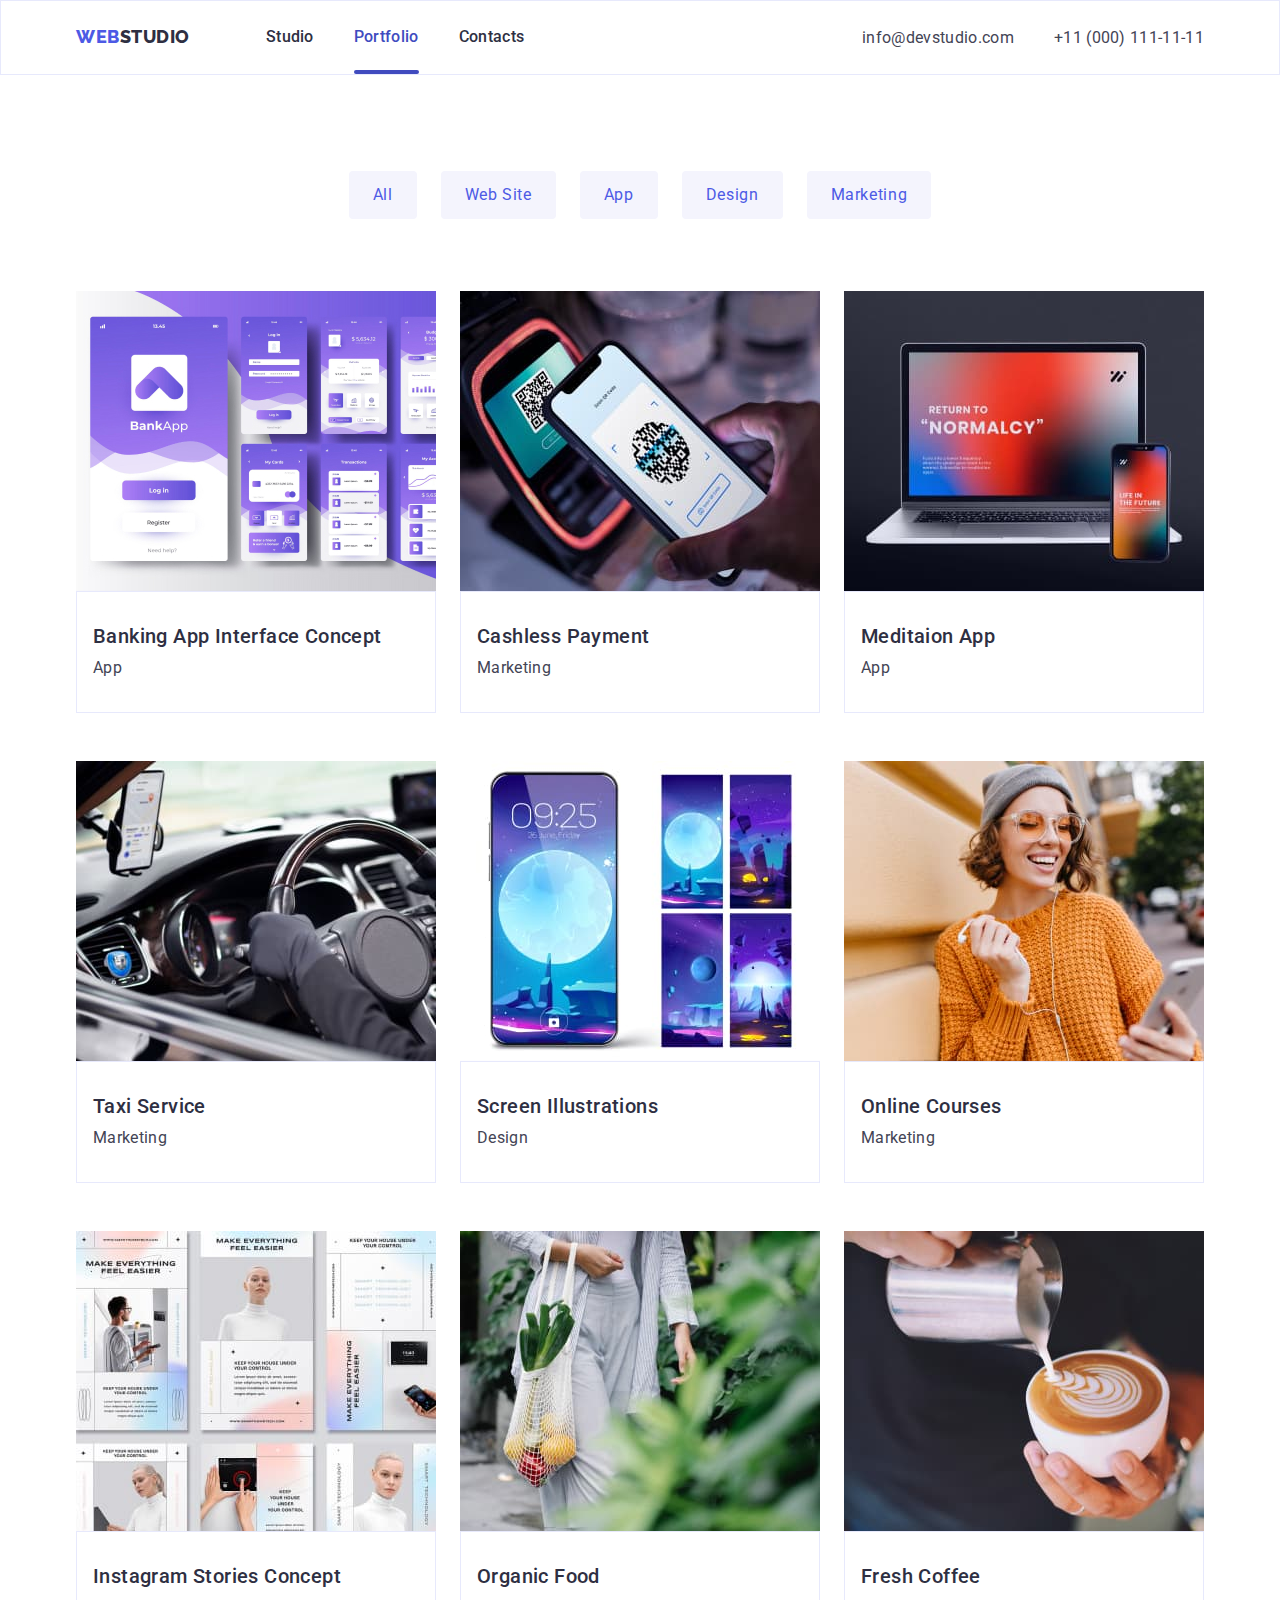
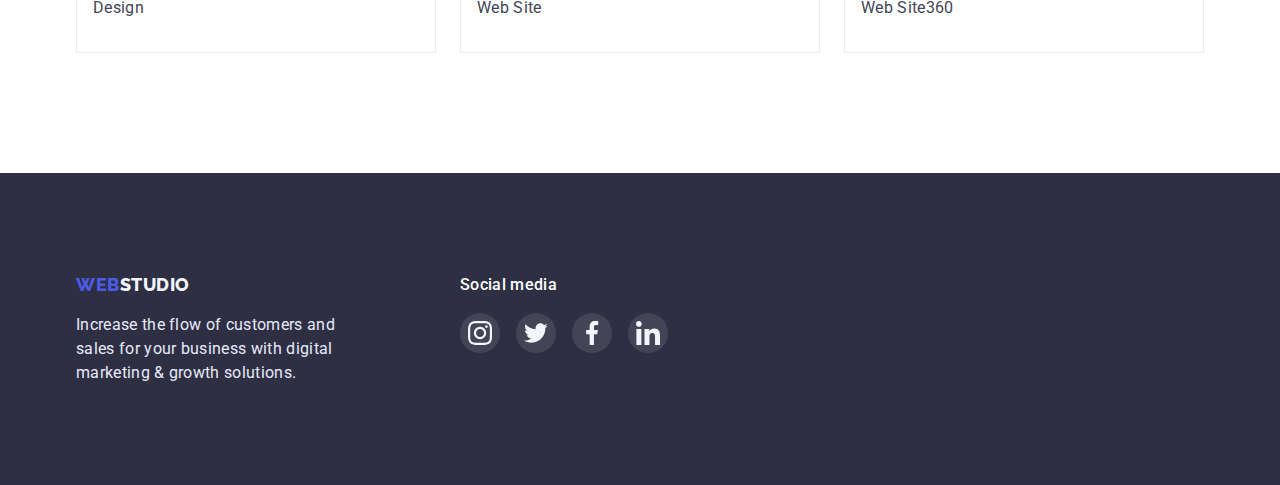
<file: portfolio.html>
<!DOCTYPE html>
<html lang="en">

<head>
    <meta charset="UTF-8">
    <meta http-equiv="X-UA-Compatible" content="IE=edge">
    <meta name="viewport" content="width=device-width, initial-scale=1.0">
    <title>Document</title>
    <link rel="preconnect" href="https://fonts.googleapis.com">
    <link rel="preconnect" href="https://fonts.gstatic.com" crossorigin>
    <link rel="preconnect" href="https://fonts.googleapis.com">
<link rel="preconnect" href="https://fonts.gstatic.com" crossorigin>
<link rel="preconnect" href="https://fonts.googleapis.com">
<link rel="preconnect" href="https://fonts.gstatic.com" crossorigin>
<link href="https://fonts.googleapis.com/css2?family=Raleway:wght@800&family=Roboto:wght@400;500;700&display=swap" rel="stylesheet">
<link href="
https://cdn.jsdelivr.net/npm/modern-normalize@1.1.0/modern-normalize.min.css
" rel="stylesheet">  
<link rel="stylesheet" href="./css/styles.css" />
</head>

<body>
    <header class="page-header">
        <div class="cotainer page-header-coteiner"><nav class="page-nav">
            <a class="header-logo logo link " href="./index.html">Web <span class="header-second-logo logo">Studio</span></a>

            <ul class="menu-list list">
                <li class="menu-item"><a class="menu-link link" href="./index.html">Studio</a></li>
                <li class="menu-item"><a class="menu-link link current-portfolio" href="./portfolio.html">Portfolio</a></li>
                <li class="menu-item"><a class="menu-link link" href="./index.html">Contacts</a></li>
            </ul>
        </nav>
        <address class="adres">
            <ul class="adres-list list">
                <li class="adres-item"><a class="meil-link link" href="mailto:info@devstudio.com">info@devstudio.com</a>
                </li>
                <li class="adres-item "><a class="tel link" href="tel:+110001111111">+11
                    (000)
                    111-11-11</a>
            </li>
            </ul>
        </address></div>
    </header>
    <main>
        <!--button-->
        <section class="navegetion">
            <div class="cotainer"><h1 class="visually-hidden"
            >Sait Navigetion</h1>
            <ul class="navegetion-list list">

                <li class="navegetion-item link">
                    <button class="navegetion-btn btn" type="button">All</button>


                <li class="navegetion-item link">
                    <button class="navegetion-btn btn" type="button">Web Site</button>
                </li>


                <li class="navegetion-item link">
                    <button class="navegetion-btn btn" type="button">App</button>
                </li>


                <li class="navegetion-item link">
                    <button class="navegetion-btn btn" type="button">Design</button>
                </li>


                <li class="navegetion-item link">
                    <button class="navegetion-btn btn" type="button">Marketing</button>
                </li>

            </ul>

         <!--imagis-->
        <ul class="images-list list">

                <li class="images-item"><a class="images-link">
                    <div class="link-images-overlay"><img src="./images/card/colage.jpg" alt="collage" width="360" height="300" />
                    <p class="images-overlay">14 Stylish and User-Friendly App Design Concepts · Task Manager App ·
                     Calorie Tracker App · Exotic Fruit Ecommerce App ·
                    Cloud Storage App</p></div>
                    <div class="imeges-description-subject"><h2 class="images-subject subject">Banking App Interface Concept</h2>
                    <p class="images-description description">App</p></div></a>
               </li>
                <li class="images-item"><a class="images-link">
                    <div class="link-images-overlay"><img src="./images/card/fon.jpg" alt="phon" width="360" height="300" />
                    <p class="images-overlay">14 Stylish and User-Friendly App Design Concepts · Task Manager App ·
                    tic Fruit Ecommerce App ·Calorie Tracker App · Exotic Fruit Ecommerce App ·Cloud Storage App
                         </p></div>
                    <div class="imeges-description-subject"><h2 class="images-subject subject">Cashless Payment</h2>
                    <p class="images-description description">Marketing</p></div></a>
                </li>
                <li class="images-item"><a class="images-link">
                    <div class="link-images-overlay">
                    <img src="./images/card/leptop.jpg" alt="leptop" width="360" height="300" />
                    <p class="images-overlay">14 Stylish and User-Friendly App Design Concepts · Task Manager App ·
                        Calorie Tracker App · Exotic Fruit Ecommerce App ·
                        Cloud Storage App</p>
                    </div>
                    <div class="imeges-description-subject"><h2 class="images-subject subject">Meditaion App</h2>
                    <p class="images-description description">App</p></div></a>
               </li>
                <li class="images-item"><a class="images-link"><div class="link-images-overlay">
                    <img src="./images/card/car.jpg" alt="car" width="360" height="300" />
                    <p class="images-overlay">14 Stylish and User-Friendly App Design Concepts · Task Manager App ·
                        Calorie Tracker App · Exotic Fruit Ecommerce App ·
                        Cloud Storage App</p>
                    </div>
                    <div class="imeges-description-subject"><h2 class="images-subject subject">Taxi Service</h2>
                    <p class="images-description description">Marketing</p></div></a>
                </li>
                <li class="images-item"><a class="images-link"><div class="link-images-overlay">
                    <img src="./images/card/fon-monitor.jpg" alt="phon monitor" width="360"
                        height="300" />
                        <p class="images-overlay">14 Stylish and User-Friendly App Design Concepts · Task Manager App ·
                            Calorie Tracker App · Exotic Fruit Ecommerce App ·
                            Cloud Storage App</p>
                        </div>
                    <div class="imeges-description-subject"><h2 class="images-subject subject">Screen Illustrations</h2>
                    <p class="images-description description">Design</p></div></a>

                <li class="images-item"><a class="images-link"><div class="link-images-overlay">
                    <img src="./images/card/woumen.jpg" alt="women" width="360" height="300" />
                    <p class="images-overlay">14 Stylish and User-Friendly App Design Concepts · Task Manager App ·
                        Calorie Tracker App · Exotic Fruit Ecommerce App ·
                        Cloud Storage App</p>
                    </div>
                    <div class="imeges-description-subject"><h2 class="images-subject subject">Online Courses</h2>
                    <p class="images-description description">Marketing</p></div></a>
                </li>
                <li class="images-item"><a class="images-link"><div class="link-images-overlay">
                    <img src="./images/card/kolag.jpg" alt="collage" 
                    width="360" height="300" />
                    <p class="images-overlay">14 Stylish and User-Friendly App Design Concepts · Task Manager App ·
                        Calorie Tracker App · Exotic Fruit Ecommerce App ·
                        Cloud Storage App</p></div>
                    
                    <div class="imeges-description-subject">
                        <h2 class="images-subject subject">Instagram Stories Concept</h2>
                    <p class="images-description description">Design</p></div></a>
                </li>
                <li class="images-item"><a class="images-link"><div class="link-images-overlay"><img src="./images/card/bag.jpg" alt="bag of fruit" width="360"
                     height="300" />
                    <p class="images-overlay">14 Stylish and User-Friendly App Design Concepts · Task Manager App ·
                        Calorie Tracker App · Exotic Fruit Ecommerce App ·
                        Cloud Storage App</p></div>
                    <div class="imeges-description-subject"><h2 class="images-subject subject">Organic Food</h2>
                    <p class="images-description description">Web Site</p></div></a>
                </li>
                <li class="images-item"><a class="images-link"><div class="link-images-overlay"><img src="./images/card/cap-coffe.jpg" alt="cap coffe" width="360"
                        height="300" />
                        <p class="images-overlay">14 Stylish and User-Friendly App Design Concepts · Task Manager App ·
                            Calorie Tracker App · Exotic Fruit Ecommerce App ·
                            Cloud Storage App</p></div>
                    <div class="imeges-description-subject"><h2 class="images-subject subject">Fresh Coffee</h2>
                    <p class="images-description description">Web Site360</p></div></a>
                </li>
  
  
            </ul></div>
        </section>

    </main>
    <!--futer-->
    <footer class="footer ">
        <div class="cotainer-footer cotainer">
            <div class="footer-logo-descriptioni">
                <a class="footer-logo logo link" href=".index.html">Web
                    <span class="footer-second-logo logo">Studio</span></a>
                <p class="footer-description description">Increase the flow of customers and
                    sales for your business with digital marketing
                    & growth solutions.</p>
            </div>
            <div class="footer-media">
                <p class="footer-media-subject">Social media</p>
                <ul class="footer-media-list list">
                    <li class="footer-media-item"><a href="" class="footer-media-link">
                            <svg class="footer-media-icon" width="24px" height="24px">
                                <use href="./images/symbol-defs.svg#icon-instagram-2"></use>
                            </svg></a></li>
                    <li class="footer-media-item"><a href="" class="footer-media-link">
                            <svg class="footer-media-icon" width="24px" height="24px">
                                <use href="./images/symbol-defs.svg#icon-Group"></use>
                            </svg></a></li>
                    <li class="footer-media-item"><a href="" class="footer-media-link">
                            <svg class="footer-media-icon" width="24px" height="24px">
                                <use href="./images/symbol-defs.svg#icon-facebook-1"></use>
                            </svg></a></li>
                    <li class="footer-media-item"><a href="" class="footer-media-link">
                            <svg class="footer-media-icon" width="24px" height="24px">
                                <use href="./images/symbol-defs.svg#icon-linkedin-1"></use>
                            </svg></a></li>
                </ul>
            </div>
        </div>
    </footer>
    </body>
    
    </html>
</file>
<file: css/styles.css>
:root {
    --main-title-color: #2E2F42; 
    --first-color:  #FFFFFF;
    --accent-color: #4D5AE5;
    --sekondary-font:Raleway, sans-serif;
    --focus-color: #404BBF;
    --contact-color: #434455;
    --btn-color: #4D5AE5;
    --second-foot-color:#2e2f42;
    --third-color:#E7E9FC;
    --logo-color:#F4F4FD;
    --hiro-color:#0a0b23;}
h1,
h2,
h3,
h4,
p {
    margin-top: 0;
    margin-bottom: 0;}

ul {margin:0;
    padding: 0;}

.cotainer {   
    width: 1158px;
    margin-left: auto;
    margin-right: auto;
    padding: 0 15px;}    
    


.list {
    list-style: none;
    padding: 0;
    margin: 0;}

.link {
    text-decoration: none;}

body {
    font-family: 'Roboto', sans-serif;

    background-color: var(--first-color);}

.btn {
    font-family: 'Roboto';
    font-style: normal;
    font-weight: 500px;
    font-size: 16px;
    line-height: 1.5;
    display: flex;
    align-items: center;
    letter-spacing: 0.04em;}

.title {
    font-size: 36px;
    line-height: 1.11;
    letter-spacing: 0.02em;
    text-transform: capitalize;
    margin-bottom: 72px; }

.description {
    
   
    font-size: 16px;
    line-height: 1.5;
    letter-spacing: 0.02em;}

.subject {
    
    font-weight: 500;
    font-size: 20px;
    line-height: 1.2;
    letter-spacing: 0.02em;
    margin-bottom: 8px;}

.logo {
    font-family: Raleway, sans-serif; 
    font-style: normal;
    font-weight: 800;
    font-size: 18px;
    line-height: 1.33;
    display: flex;
    align-items: center;
    letter-spacing: 0.03em;
    text-transform: uppercase;}

address{ 
    font-style:normal; 
    align-items: center;
    margin-left: auto;}
.page-nav{
    display: flex;
    align-items: center;}    
/* -----------------------------header------------------------------------ */

.page-header{
    padding-bottom: 24px;
    padding-top: 24px;
    border:1px solid #E7E9FC;}


.header-logo {
    display:flex;
    align-items: center;
    color:var(--accent-color);
    margin-right: 76px;}
.header-second-logo{
   
    color: var(--main-title-color);}


.menu-list{
    display: flex;
    align-items: center;
    padding: 0;
    margin: 0;}

.menu-item:not(:last-child){
    margin-right: 40px;}
    
.menu-link {
    position: relative;
    font-weight: 500;
    font-size: 16px;
    line-height: 1.5;
    letter-spacing: 0.02em;
    color: var(--main-title-color);
    transition-property: color;
    transition-duration: 250ms;
    transition-timing-function: cubic-bezier(0.4, 0, 0.2, 1);}

.menu-link:hover,
.menu-link:focus {
    color: var(--focus-color);}



.adres-list{ 
    margin-left: auto;
    display: flex;
    align-items: center;}
.adres-item{ 
    margin-left: 40px;}

.meil-link {
    font-family: 'Roboto';
    font-style: normal;
   
    font-size: 16px;
    line-height: 1.5;
    letter-spacing: 0.02em;
    color: var(--contact-color);
    cursor:auto;
    transition-property: color;
    transition-duration: 250ms;
    transition-timing-function: cubic-bezier(0.4, 0, 0.2, 1);}

.adres{
    margin-left: auto; 
    display: flex;
    align-items: center;
    }
   
.meil-link:hover,
.meil-link:focus {
    color: var(--focus-color);
}

.tel {
    font-family: 'Roboto';
    font-style: normal;
    
    font-size: 16px;
    line-height: 1.5;
    letter-spacing: 0.02em;
    color: var(--contact-color);
    cursor: auto;}

.page-header-coteiner {
    display: flex;
    align-items: baseline;
    content:center;} 

 .current {
    padding: 28px 0;
    color: #404BBF; }

 .current::after {
     content:'';
     display: block;
     position: absolute;
     width: 100%;
     height: 4px;
     bottom: 0;
     left: 0;
     background-color: #404BBF;
     border-radius: 2px;}
    

/*---------------------------Effective Solutions for Your Business ----------------------------------------------------------*/ 
.hirol-tiatl {

    font-size: 56px;
    line-height: 1.07;
    text-align: center;
    letter-spacing: 0.02em;
    display: block; 
    margin: 0 auto;
    width: 496px;
    margin-bottom: 48px;
    margin-left: auto;
    margin-right: auto;
    margin-bottom: 48px;
    color: var(--first-color);}
   

.hirol{
    padding-top: 188px; 
    padding-bottom: 188px;
    max-width: 1440px;
    margin-left: auto;
    margin-right: auto;
    text-align: center;
    background-image:linear-gradient(rgba(46, 47, 66, 0.7),
    rgba(46, 47, 66, 0.7)),
    url(../images/card/bg-min.jpg);
    background-repeat:no-repeat;
    background-size:cover;
    background-position: center;
    background-color: #2E2F42;
    color: var(--first-color);}  

.hirol-cotainer{
    text-align: center;}

.hirol-btn {
    font-family: inherit;
    padding-left: 32px;
    padding-right: 32px;
    padding-top: 16px;
    padding-bottom: 16px;
    text-align: center;
    display: block; 
    margin-left: auto;
    margin-right: auto;
    box-shadow: 0px 4px 4px rgba(0, 0, 0, 0.15);
    border-radius: 4px;
    color: var(--first-color);
    background-color:var(--btn-color);
    border:transparent;
    transition-property: background-color,color;
    transition-duration: 250ms;
    transition-timing-function: cubic-bezier(0.4, 0, 0.2, 1);}

.hirol-btn:hover,
.hirol-btn:focus {
    color: var(--first-color);
    background-color:var(--focus-color)}


/* ----------------------------------principes.principes-subject ------------------------------ */
.principes{
    padding-top: 120px;
    padding-bottom: 120px;}

.visually-hidden {
    position: absolute;
    width: 1px;
    height: 1px;
    margin: -1px;
    border: 0;
    padding: 0;
    white-space: nowrap;
    clip-path: inset(100%);
    clip: rect(0 0 0 0);
    overflow: hidden;}
.principes-list{
    display:flex;}

.principes-item-icon{
    display:flexbox ;
    justify-content: center;} 
.principes-icon{
    display: flex;
    align-items: center;
    justify-content: center;
    margin-bottom: 8px;
    width: 264px;
    height: 112px;
    background: #F4F4FD;
    border-radius: 4px;}

.principes-item:not(:last-child){
    margin-right:24px;}

.principes-description {
    color: var(--contact-color);}

.principes-subject-description{
    display: flex;
    align-items: center;}
/* ----------------------------What are we doing------------------------------------------- */
img{
    max-width: 100%;
    height: auto;
    display: block;}

.doing {
    padding-top: 0px;
    padding-bottom: 120px;}
.doing-title {
    color: var(--main-title-color);
    margin-bottom: 72px;
    text-align:center;}

.doing-list{
    display: flex;
    gap: 24px;
    flex-basis: calk((100%-48px)/3);}
/* ---------------------------------Our Team -------------------------------------------------*/
.tem {
    background-color: var(--logo-color);
    padding-top: 120px;
    padding-bottom: 120px;}
.tem-titel {
   color: var(--main-title-color);
   text-align:center;}
.tem-img{
    background: url(man-with-laptop-presenting-something.jpg);
    transition-property:background;
    transition-duration: 250ms;
    transition-timing-function: cubic-bezier(0.4, 0, 0.2, 1);
    }
.tem-img:hover,
.tem-img:focus{
    background: url(man-with-laptop-presenting-something.jpg);}    
.tem-subject {
    color: var(--main-title-color);
    margin-bottom: 8px;}
.tem-item{
    background: #FFFFFF;
        box-shadow: 0px 1px 6px rgba(46, 47, 66, 0.08), 0px 1px 1px rgba(46, 47, 66, 0.16), 0px 2px 1px rgba(46, 47, 66, 0.08);
        border-radius: 0px 0px 4px 4px;
}
.tem-description {
    color: var(--contact-color);
    margin-bottom: 8px; }

.tem-list{
    display: flex;
    gap: 24px;
    flex-basis: calk((100%-48px)/3);}

.tem-description-item{
    width: 264px; 
    padding: 32px 0;
    text-align: center;
    background-color: var(--first-color);}
.tem-item-list{
    display: flex;
    flex-direction: row;
    text-align: center;
    justify-content: center;
    gap:24px;}
.tem-item-link{
    display: flex;
    justify-content: center;
    align-items: center;
    width: 40px;
    height: 40px;
    border-radius: 50%;
    background-color:var(--accent-color);
    transition-property: background-color;
    transition-duration:250ms;
    transition-timing-function: cubic-bezier(0.4, 0, 0.2, 1);}
.tem-item-link:hover,
.tem-item-link:focus{
    background-color:var(--focus-color);
}
/*-------------------------------------------Customers---------------------------------------------------*/
.costomers{
    padding-top: 130px;}

.costomers-list{
    display: flex;
    gap:24px;
    justify-content: center;
    align-items: center;
    width: 100%;
    height: 100%;
    margin-bottom: 120px;
    border-color: var(--contact-color);}


.costomers-item{
    display: block;
    width: 168px;
    height: 88px;
    justify-content: center;
    align-items: center;}

.costomers-title{
    font-family: 'Roboto',sans-serif;
    font-style: normal;
    font-weight: 700;
    font-size: 36px;
    line-height:1.1 ;
     text-align: center;
    letter-spacing: 0.02em;
    text-transform: capitalize;
    color: var(--main-title-color); 
    margin-bottom: 72px; }

.costomers-link{
    display: flex;
    justify-content: center;
    align-items: center;
    width: 100%;
    height: 100%;
    border: 1px solid #8E8F99;
    border-radius: 4px;
    fill:#8e8f99;
    transition-property: color,border-color,fill;
    transition-duration:250ms;
    transition-timing-function: cubic-bezier(0.4, 0, 0.2, 1);}

.costomers-link:hover,
.costomers-link:focus{
    border-color:var(--focus-color);
    color: #404BBF;
    fill: var(--accent-color);}

.costomers-icon{
    color:#8E8F99;
    transition-property: color;
    transition-timing-function: cubic-bezier(0.4, 0, 0.2, 1);
    transition-duration: 250ms;}
.costomers-icon:hover,
.costomers-icon:focus{
    color:#404BBF ;}
   
 /*---------------------------------------------- footer.------------------------------------ */

.footer-logo {
    color: var(--btn-color); 
    margin-bottom: 16px; }

.footer-second-logo {
    color: var(--logo-color);}

.footer-description {
    color:var(--third-color);
    width: 264px;}

.footer {
    display: flex;
    align-items: center;
    background-color: var(--main-title-color);
    padding-top: 100px;
    padding-bottom: 100px;}

.footer-media-list {
     display: flex;
     gap: 16px;}

 .footer-media-item{
    display: block;
    width: 40px;
    height: 40px;}
 
.footer-media{
    display: block;
    margin-left:120px;
    margin-right:692px;}

.footer-media-link{
    display: flex;
    justify-content: center;
    align-items: center;
    width: 40px;
    height: 40px;
    gap:16px;
    border-radius: 50%;
    background-color:var(--contact-color);
    transition-property:background-color;
    transition-duration: 250ms;
    transition-timing-function: cubic-bezier(0.4, 0, 0.2, 1);}

    
.footer-media-link:hover,
.footer-media-link:focus{
    background-color:rgba(49, 208, 170, 1);}

.footer-media-subject{
    display: block;
    margin-bottom: 16px;}

.cotainer-footer{
    display: flex;}


.footer-media-subject{
    font-family: 'Roboto';
        font-style: normal;
        font-weight: 500;
        font-size: 16px;
        line-height: 1.5;
        letter-spacing: 0.02em;
        color:var(--first-color);}

/*------------------------------------------modal windol-------------------------------------------*/
 .bacgrop.is-hidden{
    opacity: 0;
    visibility: hidden;
    pointer-events: none;}

.bacgrop{
    position: fixed;
    z-index: 100;
    top:0;
    left:0;
    width: 100%;
    height: 100%;
    background-color:rgba(46, 47, 66, 0.4) ;
    transition-duration: 250ms ;
    transition-timing-function: cubic-bezier (0.4, 0, 0.2, 1);}

    
.modol{
    position: absolute;
    top:50%;
    left: 50%;
    transform:translate(-50%, -50%) ;
    width: 408px;
    height: 576px;
    background: #FCFCFC;
    box-shadow: 0px 1px 1px rgba(0, 0, 0, 0.14), 0px 1px 3px rgba(0, 0, 0, 0.12), 0px 2px 1px rgba(0, 0, 0, 0.2);
    border-radius: 4px;}

.modal-btn{
    position: absolute;
    top:24px;
    right: 24px;
    display: flex;
    justify-content: center;
    align-items: center;
    width: 24px;
    height: 24px;
    background-color: #E7E9FC;
    padding: 0;
    color: #2E2F42;
    border:1px solid #5555;
    border-radius: 50%;
    transition-property: border-color;
    transition-duration: 250ms; 
    transition-timing-function: cubic-bezier (0.4, 0, 0.2, 1);} 

.modal-btn-svg{
    transition: color cubic-bezier (0.4, 0, 0.2, 1);
     width: 8px;
     height: 8px;}

.modal-btn :hover,
.modal-btn :focus{
    color: #FFFFFF;}

.modal-btn :hover.modal-btn-svg 
.modal-btn :focus.modal-btn-svg {
    fill:currentColor;}














/* -----------------------------------------header portfolio--------------------------------------- */

.page-header{
    padding-bottom: 24px;
    padding-top: 24px;}


.header-logo {
    display:flex;
    align-items: center;
    color:var(--accent-color);
    margin-right: 76px;}
.header-second-logo{
   
    color: var(--main-title-color);}


.menu-list{
    display: flex;
    align-items: center;
    padding: 0;
    margin: 0;}

.menu-item:not(:last-child){
    margin-right: 40px;}
    

.menu-link {

    font-weight: 500;
    font-size: 16px;
    line-height: 1.5;
    letter-spacing: 0.02em;
    color: var(--main-title-color);
    transition-property: color;
    transition-duration: 250ms;
    transition-timing-function: cubic-bezier(0.4, 0, 0.2, 1);}

.menu-link:hover,
.menu-link:focus {
    color: var(--focus-color);}



.adres-list{ 
    margin-left: auto;
    display: flex;
    align-items: center;}
.adres-item{ 
    margin-left: 40px;}

.meil-link {
    font-family: 'Roboto';
    font-style: normal;
   
    font-size: 16px;
    line-height: 1.5;
    letter-spacing: 0.02em;
    color: var(--contact-color);
    cursor:auto;
    transition-property: color;
    transition-duration: 250ms;
    transition-timing-function: cubic-bezier(0.4, 0, 0.2, 1);}

.adres{
    margin-left: auto; 
    display: flex;
    align-items: center;}
   
.meil-link:hover,
.meil-link:focus {
    color: var(--focus-color);}

.tel {font-family: 'Roboto';
    font-style: normal;
    
    font-size: 16px;
    line-height: 1.5;
    letter-spacing: 0.02em;
    color: var(--contact-color);
    cursor: auto;}

.page-header-coteiner {
    display: flex;
    align-items: baseline;
    content:center;} 

.current-portfolio{
    padding:28px 0;
    color: rgba(64, 75, 191, 1);}

.current-portfolio::after{
    content: '';
    display: block;
    position: absolute;
    width: 100%;
    height: 4px;
    bottom: 0;
    left: 0;
    background-color: #404BBF;
    border-radius: 2px;}
   
   
   
   
   
   
   
/* -----------------------------------------------button------------------------------------------------- */

.navegetion{
    padding-top: 96px;
    padding-bottom: 120px;}
.visually-hidden {
    position: absolute;
    width: 1px;
    height: 1px;
    margin: -1px;
    border: 0;
    padding: 0;
    white-space: nowrap;
    clip-path: inset(100%);
    clip: rect(0 0 0 0);
    overflow: hidden;}

.navegetion-btn {
    color: var(--btn-color);
    background-color: var(--first-color);
    padding-top:12px;
    padding-bottom: 12px;
    padding-left: 24px;
    padding-right: 24px;
    border: none;
    border-radius: 4px;
    background: var(--logo-color);
    transition-property: color,background-color,box-shadow;
    transition-duration: 250ms;
    transition-timing-function: cubic-bezier(0.4, 0, 0.2, 1);}

.navegetion-btn:hover,
.navegetion-btn:focus {
    color: var(--first-color);
    background-color: var(--focus-color);
    box-shadow: 0px 3px 1px rgba(0, 0, 0, 0.1), 
    0px 2px 1px rgba(0, 0, 0, 0.08), 0px 2px 2px rgba(0, 0, 0, 0.12);}

.navegetion-list:not(:last-child){
    display:flex;
    gap:24px;
    justify-content: center;
    margin-bottom: 72px;} 
 
/* ---------------------------------imagis--------------------------------------------------------- */
img{
    display: block; 
    max-width: 100%; 
    height: auto}

.images-subject {
    color: var(--main-title-color);}

.images-description {
    color: var(--contact-color);}

.images-list {
    display: flex;
    column-gap: 24px;
    row-gap: 48px;
    flex-wrap: wrap;
    margin: 0;
    padding: 0;}

 .images-item{
   
    margin-right: 0;
    margin-bottom: 0;
    flex-direction:row; 
    flex-basis:calc((100% - 48px) / 3);
    background: var(--first-color);}

.images-link:hover .images-overlay{
    transform: translate(0, 0);}
.images-link:focus .images-overlay {
    transform: translate(0, 0);}
.images-link:hover,
.images-link:focus{
    box-shadow: 0px 1px 6px rgba(46, 47, 66, 0.88)}
.images-link{
    box-shadow:0px 1px 6px rgba(46, 47, 66, 0.88),
    0px 1px 1pxrgba(46, 47, 66, 0.88);
    transition-property:box-shado ;
    transition-duration: 250ms;
    transition-timing-function: cubic-bezier(0.4, 0, 0.2, 1);}

.imeges-description-subject{
    padding-top: 32px;
    padding-right:0;
    padding-bottom:32px;
    padding-left:16px;
    border-top: 1px solid;color: var(--third-color); 
    border-right: 1px solid;color: var(--third-color); 
    border-bottom: 1px solid;color: var(--third-color); 
    border-left:1px solid;color:var(--third-color);}
 .images-item:nth-last-child(-n+3){
    margin-bottom: 0;}

.link-images-overlay {
    position: relative;
    display: block;
    overflow: hidden;}

  .images-overlay{
    position: absolute;
    width: 100%;
    height: 100%;
    left: 0;
    top: 0;
    overflow: auto;
    transform: translate(0,100%);
    transition-duration:250ms;
    transition-timing-function:cubic-bezier(0.4, 0, 0.2, 1);
    background-color:rgba(77, 90, 229, 1);
    font-weight: 400;
    font-size: 16px;
    line-height: 1.5;
    letter-spacing: 0.02em;
    color: #F4F4FD;
    padding-top: 40px;
    padding-right: 32;
    padding-bottom: 164px;
    padding-left: 32px;}
/* ----------------------------------footer portfolio--------------------------------------------------- */
</file>
